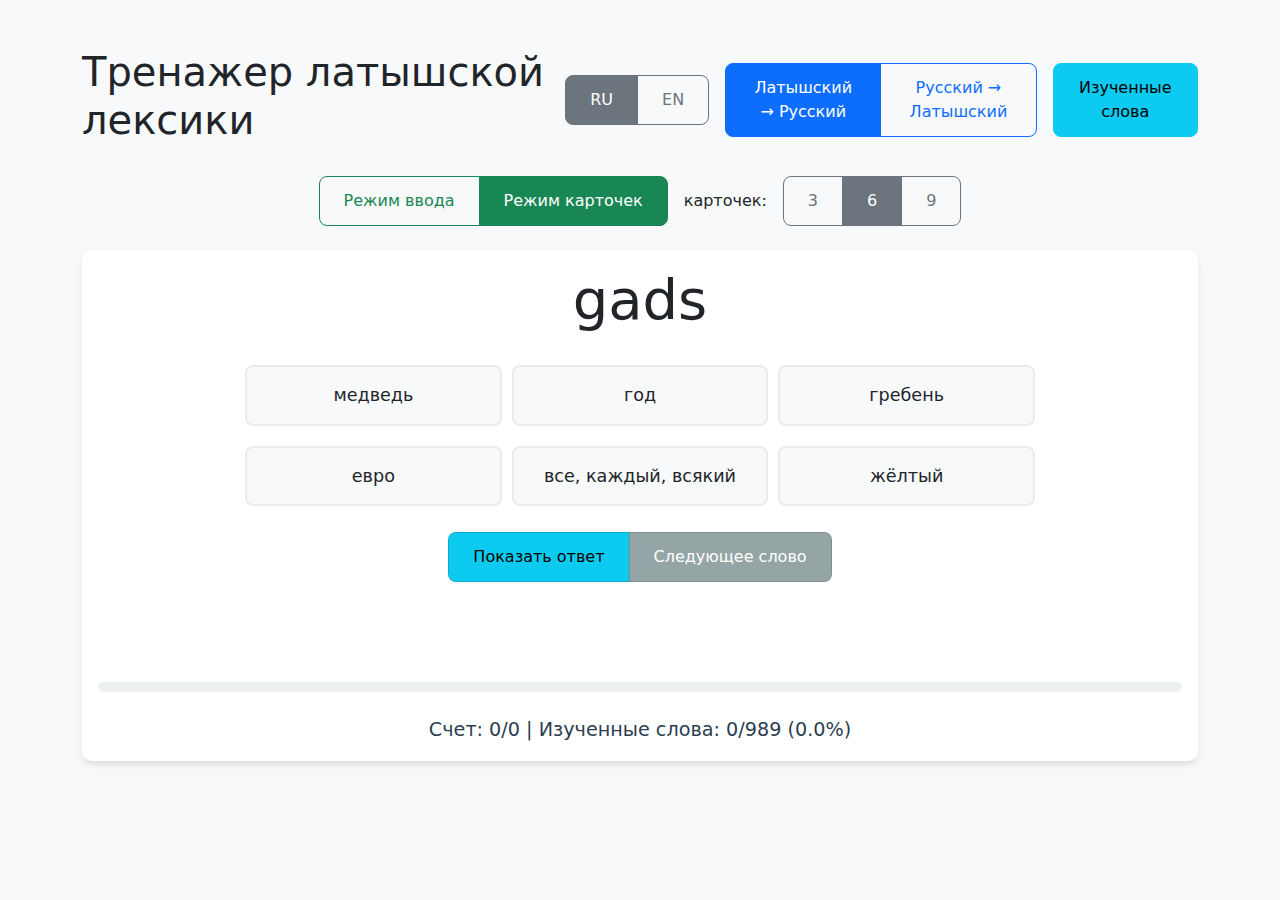
<file: index.html>
<!DOCTYPE html>
<html lang="en">
<head>
    <meta charset="UTF-8">
    <meta name="viewport" content="width=device-width, initial-scale=1.0">
    <title>Latvian Vocabulary Trainer</title>
    <link href="https://cdn.jsdelivr.net/npm/bootstrap@5.3.0/dist/css/bootstrap.min.css" rel="stylesheet">
    <link rel="stylesheet" href="styles.css">
</head>
<body>
    <div class="container mt-5">
        <div class="d-flex justify-content-between align-items-center mb-4">
            <h1 id="app-title">Latvian Vocabulary Trainer</h1>
            <div class="d-flex gap-3 align-items-center">
                <!-- Language Switch -->
                <div class="btn-group" role="group">
                    <input type="radio" class="btn-check" name="language" id="ru" value="ru" checked>
                    <label class="btn btn-outline-secondary" for="ru">RU</label>
                    
                    <input type="radio" class="btn-check" name="language" id="en" value="en">
                    <label class="btn btn-outline-secondary" for="en">EN</label>
                </div>
                
                <!-- Direction Selection -->
                <div class="btn-group" role="group">
                    <input type="radio" class="btn-check direction-btn" name="direction" id="lv-ru" value="lv-ru" checked>
                    <label class="btn btn-outline-primary" for="lv-ru">Latvian → Russian</label>
                    
                    <input type="radio" class="btn-check direction-btn" name="direction" id="ru-lv" value="ru-lv">
                    <label class="btn btn-outline-primary" for="ru-lv">Russian → Latvian</label>
                    
                    <input type="radio" class="btn-check direction-btn" name="direction" id="lv-en" value="lv-en" style="display: none;">
                    <label class="btn btn-outline-primary" for="lv-en" style="display: none;">Latvian → English</label>
                    
                    <input type="radio" class="btn-check direction-btn" name="direction" id="en-lv" value="en-lv" style="display: none;">
                    <label class="btn btn-outline-primary" for="en-lv" style="display: none;">English → Latvian</label>
                </div>
                <button class="btn btn-info" id="showMasteredButton">Mastered Words</button>
            </div>
        </div>
        
        <!-- Learning mode & Card number selection -->
        <div class="d-flex justify-content-center align-items-center gap-3 mb-4">
            <!-- Mode Selection -->
            <div class="btn-group" role="group">
                <input type="radio" class="btn-check" name="mode" id="typing" value="typing">
                <label class="btn btn-outline-success" for="typing" id="typing-label">Typing Mode</label>
                
                <input type="radio" class="btn-check" name="mode" id="cards" value="cards" checked>
                <label class="btn btn-outline-success" for="cards" id="cards-label">Cards Mode</label>
            </div>
            
            <!-- Label for Card number selection -->
            <span id="cardNumberLabel" style="display: none;">cards:</span> <!-- Start hidden -->
            
            <!-- Card number selection (conditionally displayed) -->
            <div class="btn-group" role="group" aria-label="Number of cards" id="cardNumberSelection" style="display: none;">
                <input type="radio" class="btn-check" name="numCards" id="numCards3" value="3">
                <label class="btn btn-outline-secondary" for="numCards3">3</label>

                <input type="radio" class="btn-check" name="numCards" id="numCards6" value="6" checked>
                <label class="btn btn-outline-secondary" for="numCards6">6</label>

                <input type="radio" class="btn-check" name="numCards" id="numCards9" value="9">
                <label class="btn btn-outline-secondary" for="numCards9">9</label>
            </div>
        </div>
        
        <div class="card">
            <div class="card-body">
                <div class="text-center mb-4">
                    <h2 id="wordToTranslate" class="display-4 mb-3"></h2>
                    
                    <!-- Typing mode UI -->
                    <div class="input-group mb-3">
                        <input type="text" class="form-control" id="userInput" placeholder="Enter your answer">
                        <button class="btn btn-primary" id="checkButton">Check</button>
                        <button class="btn btn-info" id="showAnswerButton">Show the answer</button>
                        <button class="btn btn-secondary" id="skipButton">Next word</button>
                    </div>
                    
                    <!-- Cards mode UI -->
                    <div id="cardsContainer" class="d-flex flex-wrap justify-content-center mb-3" style="display: none;"></div>
                    
                    <div id="feedback" class="mt-3"></div>
                </div>

                <div class="progress mb-4">
                    <div class="progress-bar" role="progressbar" style="width: 0%" id="progressBar"></div>
                </div>

                <div class="text-center">
                    <span id="score">Score: 0/0</span>
                </div>
            </div>
        </div>
    </div>

    <!-- Modal for mastered words -->
    <div class="modal fade" id="masteredWordsModal" tabindex="-1">
        <div class="modal-dialog modal-lg">
            <div class="modal-content">
                <div class="modal-header">
                    <h5 class="modal-title" id="masteredWordsTitle">Mastered Words</h5>
                    <div class="btn-group">
                        <button class="btn btn-outline-primary" id="exportMasteredButton">Export</button>
                        <button class="btn btn-outline-primary" id="importMasteredButton">Import</button>
                        <input type="file" id="importFileInput" style="display: none" accept=".json">
                    </div>
                    <button type="button" class="btn-close" data-bs-dismiss="modal"></button>
                </div>
                <div class="modal-body">
                    <div class="d-flex justify-content-between align-items-center mb-3">
                        <span id="masteredCountText">Total mastered words: <span id="masteredCount">0</span></span>
                        <button class="btn btn-danger" id="clearAllButton">Delete All</button>
                    </div>
                    <div class="list-group" id="masteredWordsList">
                        <!-- Words will be added here dynamically -->
                    </div>
                </div>
            </div>
        </div>
    </div>

    <script src="https://cdn.jsdelivr.net/npm/bootstrap@5.3.0/dist/js/bootstrap.bundle.min.js"></script>
    <script src="script.js"></script>
</body>
</html>
</file>
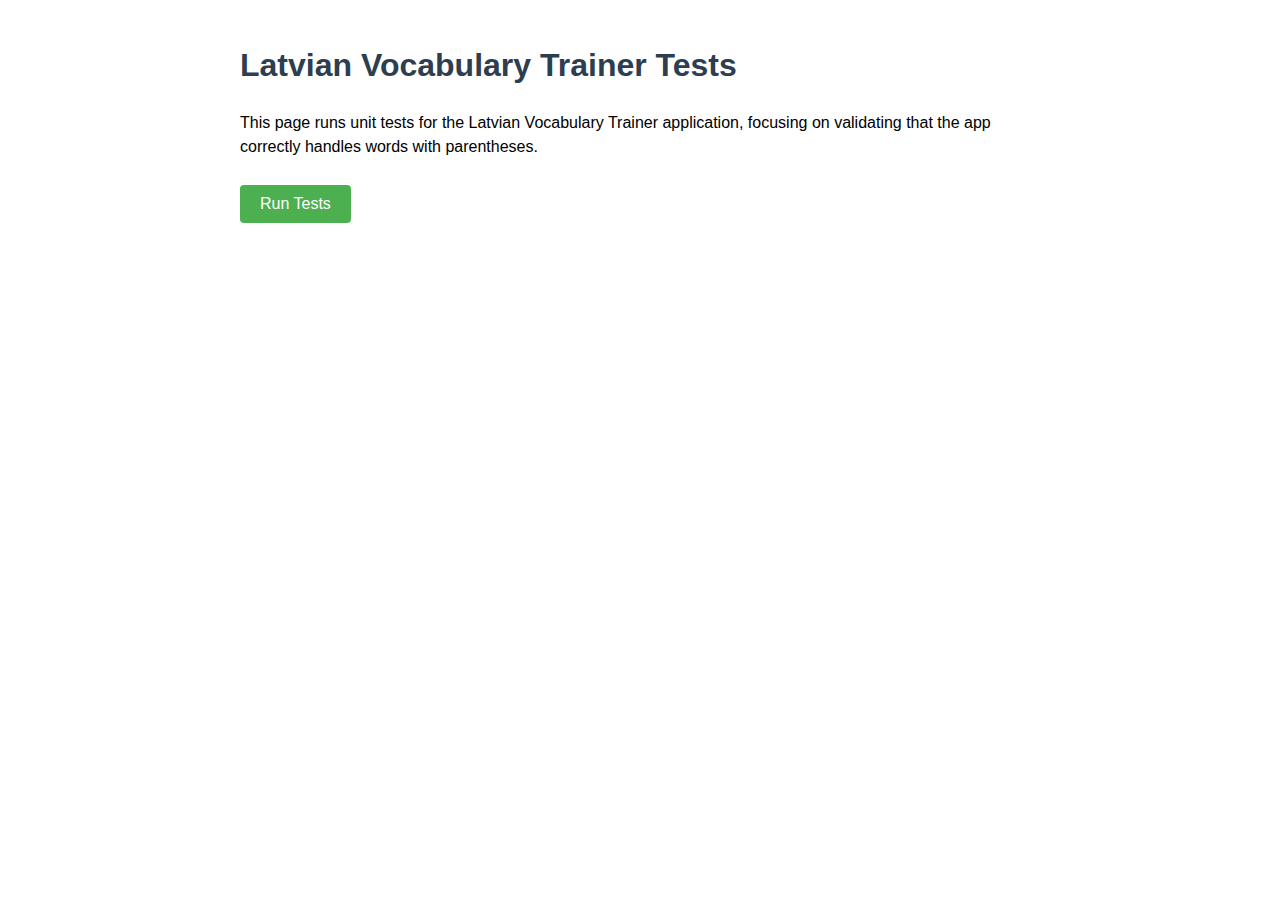
<file: tests.html>
<!DOCTYPE html>
<html lang="en">
<head>
    <meta charset="UTF-8">
    <meta name="viewport" content="width=device-width, initial-scale=1.0">
    <title>Latvian Vocabulary Trainer Tests</title>
    <style>
        body {
            font-family: 'Segoe UI', Tahoma, Geneva, Verdana, sans-serif;
            padding: 20px;
            max-width: 800px;
            margin: 0 auto;
            line-height: 1.5;
        }
        h1, h2 {
            color: #2c3e50;
        }
        #testResults {
            background-color: #f8f9fa;
            border: 1px solid #dee2e6;
            border-radius: 5px;
            padding: 15px;
            margin-top: 20px;
            white-space: pre-wrap;
            font-family: monospace;
            max-height: 500px;
            overflow-y: auto;
        }
        button {
            background-color: #4CAF50;
            border: none;
            color: white;
            padding: 10px 20px;
            text-align: center;
            text-decoration: none;
            display: inline-block;
            font-size: 16px;
            margin: 10px 0;
            cursor: pointer;
            border-radius: 4px;
        }
        button:hover {
            background-color: #45a049;
        }
        .hidden {
            display: none;
        }
        /* Mock elements needed for tests */
        #mockArea {
            display: none;
        }
    </style>
</head>
<body>
    <h1>Latvian Vocabulary Trainer Tests</h1>
    <p>This page runs unit tests for the Latvian Vocabulary Trainer application, 
    focusing on validating that the app correctly handles words with parentheses.</p>
    
    <button id="runTestsBtn">Run Tests</button>
    
    <div id="testResults" class="hidden"></div>
    
    <!-- Mock elements required by the tests -->
    <div id="mockArea">
        <div id="wordToTranslate"></div>
        <div id="feedback"></div>
        <button id="showAnswerButton">Show Answer</button>
        <button id="skipButton">Next Word</button>
    </div>
    
    <script>
        // Set up mock global variables required by the tests
        window.wordToTranslateElement = document.getElementById('wordToTranslate');
        window.feedbackElement = document.getElementById('feedback');
        window.showAnswerButton = document.getElementById('showAnswerButton');
        window.skipButton = document.getElementById('skipButton');
        window.cardsContainer = document.createElement('div');
        document.body.appendChild(window.cardsContainer);
        
        // Mock other required globals
        window.vocabulary = [];
        window.currentWordIndex = -1;
        window.currentDirection = 'lv-ru';
        window.masteredWords = {'lv-ru': new Set(), 'ru-lv': new Set(), 'lv-en': new Set(), 'en-lv': new Set()};
        window.attemptsLeft = 3;
        window.progressBar = document.createElement('div');
        
        // Ensure getTranslation exists
        if (typeof getTranslation !== 'function') {
            window.getTranslation = function(key) {
                const translations = {
                    'fullAnswer': 'The correct answer is:',
                    'incorrectAnswer': 'Incorrect. The correct answer is:',
                    'congratulations': 'Congratulations!',
                    'incorrect': 'Incorrect.',
                    'minEditDistance': 'Distance to correct answer:',
                    'attemptsLeft': 'Try again! Attempts left:'
                };
                return translations[key] || key;
            };
        }
        
        // Ensure getTranslationDirection exists
        if (typeof getTranslationDirection !== 'function') {
            window.getTranslationDirection = function() {
                if (window.currentDirection === 'lv-ru' || window.currentDirection === 'lv-en') {
                    return window.currentDirection === 'lv-ru' ? 'russian' : 'english';
                } else {
                    return 'latvian';
                }
            };
        }
        
        // Ensure getSourceField exists
        if (typeof getSourceField !== 'function') {
            window.getSourceField = function() {
                return window.currentDirection.startsWith('lv') ? 'latvian' : 
                       (window.currentDirection.startsWith('en') ? 'english' : 'russian');
            };
        }
        
        // Ensure updateUrlHash exists
        if (typeof updateUrlHash !== 'function') {
            window.updateUrlHash = function() {
                console.log('Mock updateUrlHash called');
            };
        }
        
        // Ensure showSpecificWord exists with a simple implementation
        if (typeof showSpecificWord !== 'function') {
            window.showSpecificWord = function(index) {
                console.log('Mock showSpecificWord called with index:', index);
                window.currentWordIndex = index;
                
                if (index === -1 || !window.vocabulary[index]) {
                    console.log('Invalid index or no vocabulary:', index);
                    return;
                }
                
                const word = window.vocabulary[index];
                console.log('Word from vocabulary:', word);
                
                const sourceField = getSourceField();
                const fullField = sourceField + 'Full';
                
                let displayText;
                if (word[fullField] && word[fullField].length > 0) {
                    displayText = word[fullField].join('; ');
                } else {
                    displayText = word[sourceField].join('; ');
                }
                
                window.wordToTranslateElement.textContent = displayText;
                console.log('Set wordToTranslateElement text to:', displayText);
            };
        }
        
        // Add mock for showAnswerButton onclick
        window.showAnswerButton.onclick = function() {
            if (window.currentWordIndex === -1 || !window.vocabulary[window.currentWordIndex]) {
                console.log('Cannot show answer: invalid word index');
                return;
            }
            
            const currentWord = window.vocabulary[window.currentWordIndex];
            const translationField = getTranslationDirection();
            const fullField = translationField + 'Full';
            
            let displayAnswer;
            if (currentWord[fullField] && currentWord[fullField].length > 0) {
                displayAnswer = currentWord[fullField].join('; ');
            } else {
                displayAnswer = currentWord[translationField].join('; ');
            }
            
            window.feedbackElement.innerHTML = `
                <div class="incorrect">
                    ${getTranslation('fullAnswer')} ${displayAnswer}
                </div>
            `;
            
            console.log('Mock show answer clicked, displaying:', displayAnswer);
        };
    </script>
    
    <!-- Include the main app script -->
    <script src="script.js"></script>
    
    <!-- Include the test script -->
    <script src="tests.js"></script>
    
    <script>
        // Redirect console output to testResults div
        const testResults = document.getElementById('testResults');
        const originalConsoleLog = console.log;
        const originalConsoleError = console.error;
        
        console.log = function() {
            const args = Array.from(arguments);
            testResults.innerHTML += args.join(' ') + '\n';
            originalConsoleLog.apply(console, args);
        };
        
        console.error = function() {
            const args = Array.from(arguments);
            testResults.innerHTML += '<span style="color: red;">' + args.join(' ') + '</span>\n';
            originalConsoleError.apply(console, args);
        };
        
        // Run tests when button is clicked
        document.getElementById('runTestsBtn').addEventListener('click', function() {
            testResults.innerHTML = '';
            testResults.classList.remove('hidden');
            
            // Wait a moment for UI to update
            setTimeout(() => {
                try {
                    runVocabularyTests();
                } catch (e) {
                    console.error('Test failed with error:', e);
                    console.error(e.stack);
                }
            }, 100);
        });
    </script>
</body>
</html>
</file>
<file: styles.css>
body {
    background-color: #f8f9fa;
}

.card {
    box-shadow: 0 4px 6px rgba(0, 0, 0, 0.1);
    border: none;
    border-radius: 10px;
}

#latvianWord {
    color: #2c3e50;
    font-weight: bold;
}

.form-control {
    border-radius: 8px;
    padding: 12px;
    font-size: 1.1rem;
}

.btn {
    padding: 12px 24px;
    border-radius: 8px;
    font-weight: 500;
    transition: all 0.3s ease;
}

.btn-primary {
    background-color: #3498db;
    border-color: #3498db;
}

.btn-primary:hover {
    background-color: #2980b9;
    border-color: #2980b9;
}

.btn-secondary {
    background-color: #95a5a6;
    border-color: #95a5a6;
}

.btn-secondary:hover {
    background-color: #7f8c8d;
    border-color: #7f8c8d;
}

.btn-success {
    background-color: #2ecc71;
    border-color: #2ecc71;
}

.btn-success:hover {
    background-color: #27ae60;
    border-color: #27ae60;
}

.progress {
    height: 10px;
    border-radius: 5px;
    background-color: #ecf0f1;
}

.progress-bar {
    background-color: #3498db;
    transition: width 0.3s ease;
}

#feedback {
    min-height: 40px;
    font-size: 1.1rem;
    height: 60px;
    display: flex;
    align-items: center;
    justify-content: center;
    overflow: hidden;
}

/* Ensure feedback has content even when empty */
#feedback:empty::before {
    content: "\00a0"; /* Non-breaking space */
    display: block;
    height: 100%;
}

.correct {
    color: #2ecc71;
}

.incorrect {
    color: #e74c3c;
}

#score {
    font-size: 1.2rem;
    font-weight: 500;
    color: #2c3e50;
}

/* Card mode styles */
#cardsContainer {
    gap: 10px;
    margin: 0 auto;
    max-width: 800px;
}

.card-option {
    padding: 15px 20px;
    background-color: #f8f9fa;
    border: 2px solid #e9ecef;
    border-radius: 8px;
    cursor: pointer;
    font-size: 1.1rem;
    transition: all 0.2s ease;
    width: calc(33.33% - 10px);
    margin-bottom: 10px;
    text-align: center;
}

.card-option:hover {
    background-color: #e9ecef;
    transform: translateY(-2px);
}

.card-option.selected-correct {
    background-color: #d4edda;
    border-color: #28a745;
    color: #155724;
}

.card-option.selected-incorrect {
    background-color: #f8d7da;
    border-color: #dc3545;
    color: #721c24;
}

.card-option.disabled {
    opacity: 0.7;
    cursor: default;
    pointer-events: none;
}

/* Responsive adjustments for cards */
@media (max-width: 768px) {
    .card-option {
        width: calc(50% - 10px);
    }
}

@media (max-width: 576px) {
    .card-option {
        width: 100%;
    }
}

/* Buttons container styling for Cards mode */
.cards-mode-buttons {
    display: flex;
    justify-content: center;
    margin: 10px auto;
}

/* Apply button group styling to cards mode buttons */
.cards-mode-buttons .btn-group .btn {
    border-radius: 0;
    /* Match outline style of other button groups */
    border-color: rgba(0,0,0,0.15);
}

.cards-mode-buttons .btn-group .btn:hover {
    z-index: 1;  /* Ensure border is visible on hover */
}

.cards-mode-buttons .btn-group .btn:first-child {
    border-top-left-radius: 8px;
    border-bottom-left-radius: 8px;
    border-right: 1px solid rgba(0,0,0,0.1);
}

.cards-mode-buttons .btn-group .btn:last-child {
    border-top-right-radius: 8px;
    border-bottom-right-radius: 8px;
}

/* Ensure proper rounding for direction buttons regardless of display state */
.btn-group label[for="lv-ru"],
.btn-group label[for="lv-en"] {
    border-top-left-radius: 8px !important;
    border-bottom-left-radius: 8px !important;
}

.btn-group label[for="ru-lv"],
.btn-group label[for="en-lv"] {
    border-top-right-radius: 8px !important;
    border-bottom-right-radius: 8px !important;
}

/* Keep the original styling for typing mode */
.input-group .btn:first-child {
    border-top-left-radius: 0;
    border-bottom-left-radius: 0;
}
</file>
